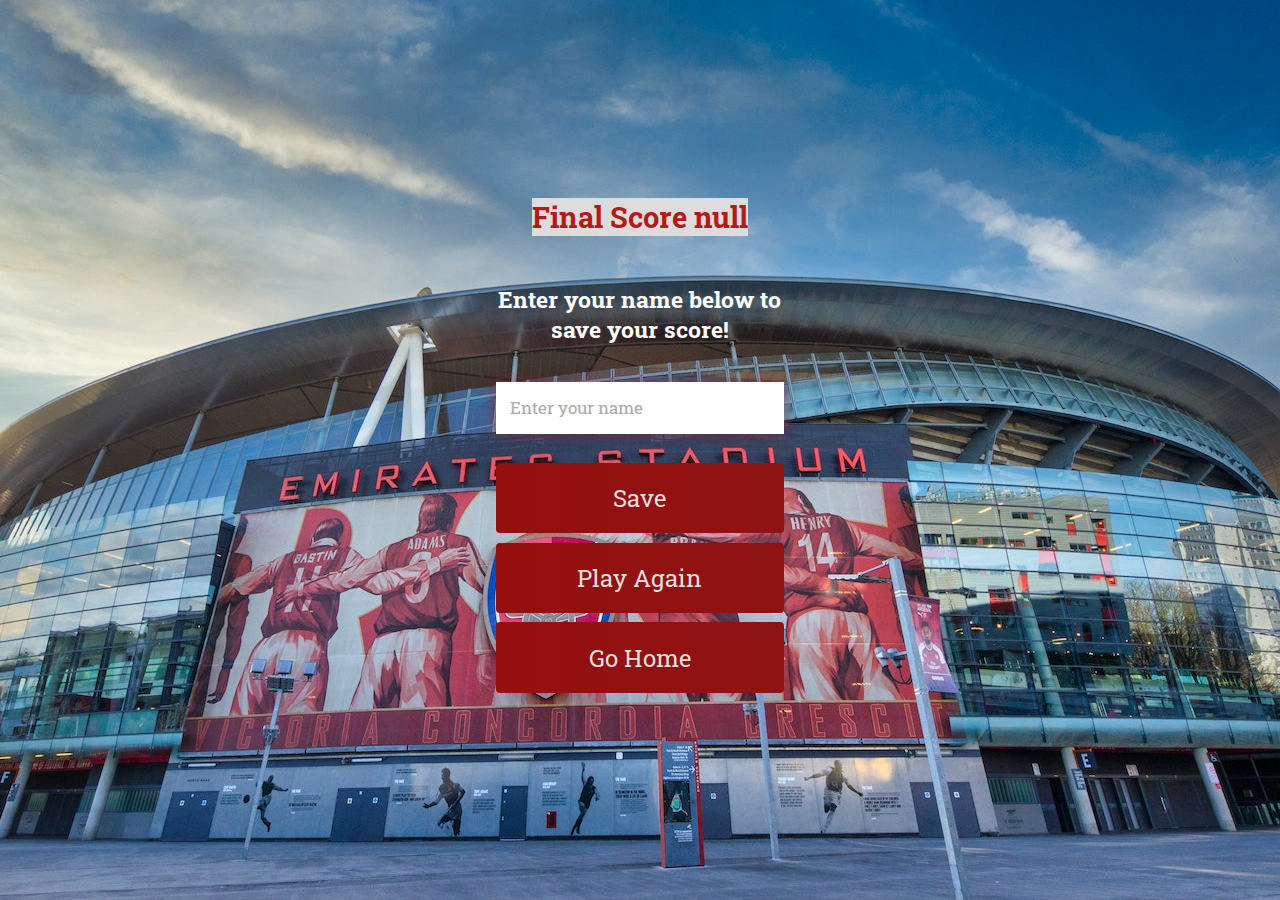
<file: end.html>
<!DOCTYPE html>
<html lang="en">
<head>
    <meta charset="UTF-8">
    <meta name="viewport" content="width=device-width, initial-scale=1.0">
    <title>Document</title>
    <link rel="stylesheet" href="assets/css/style.css">
</head>
<body>
    <div class="container">
        <div id="end" class="flex-center flex-column">
            <h1 id="finalScore">0</h1>
            <form class="end-form-container">
                <h2 id="end-text">Enter your name below to save your score!</h2>
                <input type="text" name="name" id="username" placeholder="Enter your name">
                <button class="btn" id="saveScoreBtn" type="button">Save</button>
            </form>
            <a href="game.html" class="btn">Play Again</a>
            <a href="index.html" class="btn">Go Home</a>
        </div>
    </div>
    <script src="./assets/js/end.js"></script>
</body>
</html>
</file>
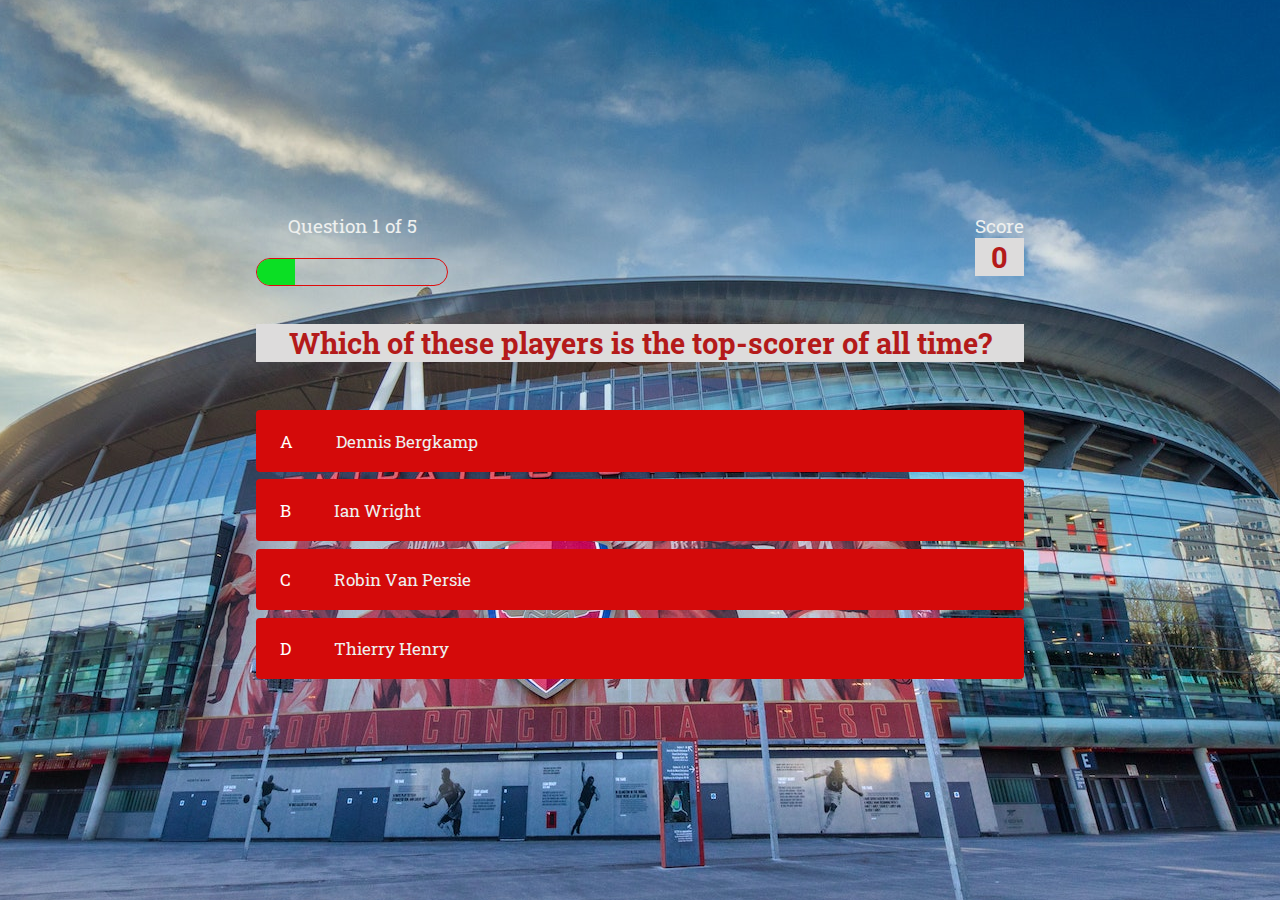
<file: game.html>
<!DOCTYPE html>
<html lang="en">
<head>
    <meta charset="UTF-8">
    <meta name="viewport" content="width=device-width, initial-scale=1.0">
    <title>Quiz Page</title>
    <link rel="stylesheet" href="assets/css/style.css">
    <link rel="stylesheet" href="assets/css/game.css">
</head>
<body>
    <div class="container">
        <div id="game" class="justify-center flex-column">
            <div id="hud">
                <div class="hud-prog">
                    <p id="progressText" class="hud-prefix">
                       Question
                    </p>
                    <div id="progressBar">
                        <div id="progressBarFull"></div>
                    </div>
                </div>
                <div class="hud-it">
                    <p class="hud-prefix">
                        Score
                    </p>
                    <h1 class="hud-main-text" id="score">
                        0
                    </h1>
                </div>
            </div>
            <h1 id="question">Which of these players is the top-scorer of all time?</h1>
            <div class="choice-container">
                <p class="choice-prefix">A</p>
                <p class="choice-text" data-number="1">Choice</p>
            </div>
            <div class="choice-container">
                <p class="choice-prefix">B</p>
                <p class="choice-text" data-number="2">Choice 2</p>
            </div>
            <div class="choice-container">
                <p class="choice-prefix">C</p>
                <p class="choice-text" data-number="3">Choice 3</p>
            </div>
            <div class="choice-container">
                <p class="choice-prefix">D</p>
                <p class="choice-text" data-number="4">Choice 4</p>
            </div>
        </div>
    </div>
    <script src="assets/js/game.js"></script>
</body>
</html>
</file>
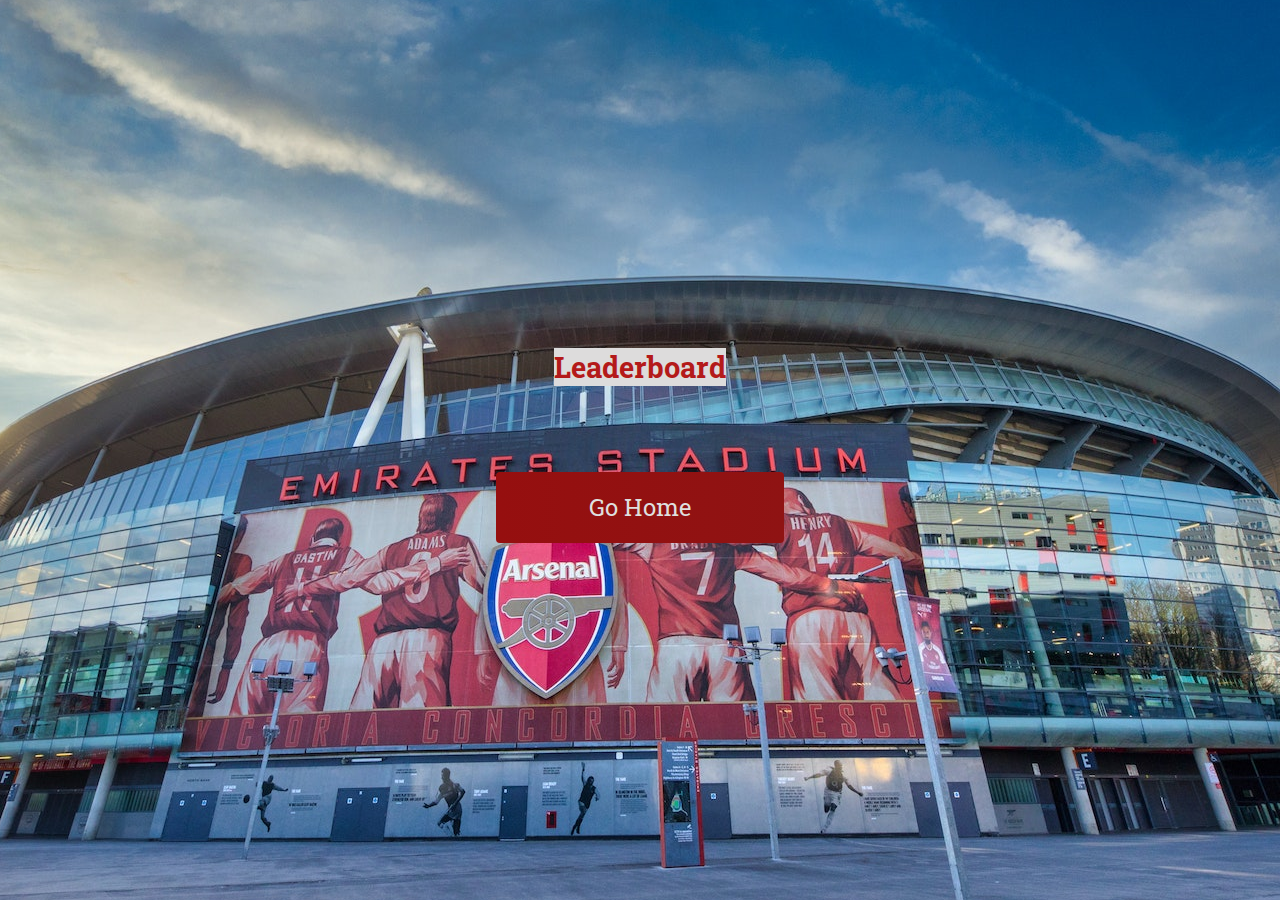
<file: highscores.html>
<!DOCTYPE html>
<html lang="en">
<head>
    <meta charset="UTF-8">
    <meta name="viewport" content="width=device-width, initial-scale=1.0">
    <title>High Scores</title>
    <link rel="stylesheet" href="assets/css/style.css">
    <link rel="stylesheet" href="assets/css/highscores.css">
</head>
<body>
    <div class="container">
        <div id="highscores" class="flex-center flex-column">
            <h1 id="finalScore">Leaderboard</h1>
            <ul id="highScoresList"></ul>
            <a href="index.html" class="btn">Go Home</a>
        </div>
    </div>
    <script src="assets/js/highscores.js"></script>
</body>
</html>
</file>
<file: assets/css/style.css>
/* importing google fonts */
@import url('https://fonts.googleapis.com/css2?family=Roboto+Slab&display=swap');

:root {
    background: url('../images/arsenal2.jpg') center center;
}

* {
    box-sizing: border-box;
    margin: 0;
    padding: 0;
    font-size: 60%;
    font-family: 'Roboto Slab', sans-serif;
}

h1 {
    font-size: 3rem;
    color: rgb(180, 26, 26);
    margin-bottom: 5rem;
    background-color: rgb(221, 220, 220);
    text-align: center;
}

h2 {
    font-size: 4.3rem;
    margin-bottom: 4rem;
}

.container {
    width: 100vw;
    height: 100vh;
    display: flex;
    justify-content: center;
    align-items: center;
    max-width: 78rem;
    margin: 0 auto;
    padding: 2rem;
}

.flex-column {
    display: flex;
    flex-direction: column;
}

.flex-center {
    justify-content: center;
    align-items: center;
}

.justify-center {
    justify-content: center;
}

.text-center {
    text-align: center;
}

.hidden {
    display: none;
}

.btn {
    font-size: 2.5rem;
    padding: 2rem 0;
    width: 30rem;
    text-align: center;
    margin-bottom: 1rem;
    text-decoration: none;
    color: rgb(223, 223, 222);
    background: linear-gradient(90deg, rgb(150, 15, 15) 0%, rgb(143, 19, 19) 100%);
    border-radius: 4px;
}

.btn:hover {
    cursor: pointer;
    box-shadow: 0 0.4rem 1.4rem 0 rgba(173, 20, 20, 0.7);
    transition: transform 150ms;
    transform: scale(1);
}

.btn[disabled]:hover {
    cursor: not-allowed;
    box-shadow: none;
    transform: none;
}

#highscore-btn {
    background: linear-gradient(90deg, rgb(16, 26, 83) 0%, rgb(8, 16, 92) 100%);
}

#highscore-btn:hover {
    box-shadow: 0 0.4rem 1.4rem 0 rgba(8, 103, 228, 0.7);
}

.end-form-container {
    width: 100%;
    display: flex;
    flex-direction: column;
    align-items: center;
    max-width: 30rem;
}

input {
    margin-bottom: 1rem;
    width: 20rem;
    padding: 1.5rem;
    font-size: 1.8rem;
    border: none;
    box-shadow: 0 0.1rem 1.4rem 0 rgba(173, 20, 20, 0.6);
}

input::placeholder {
    color: #aaa;
}

#username {
    margin-bottom: 3rem;
    width: 100%;
    outline: none;
}

#end-text {
    font-size: 2.4rem;
    color: #fff;
    text-align: center;
}

#saveScoreBtn {
    border: none;
}
</file>
<file: assets/css/game.css>
body {
    color: rgb(238, 240, 239);
}

.choice-container {
    display: flex;
    margin-bottom: 0.8rem;
    width: 100%;
    border-radius: 4px;
    background: rgb(212, 10, 10);
    font-size: 3rem;
    min-width: 80rem;
}

.choice-container:hover {
    cursor: pointer;
    box-shadow: 0 0.4rem 1.4rem 0 rgba(179, 18, 18, 0.6);
    transform: scale(1.01);
    transition: transform;
}

.choice-prefix {
    padding: 2rem 2.5rem;
    color: white;
}

.choice-text {
    padding: 2rem;
    width: 100%;
}

.correct {
    background: linear-gradient(32deg, rgb(6, 165, 6) 0%, rgb(7, 180, 7) 100%);
}

.incorrect {
    background: linear-gradient(32deg, rgb(3, 3, 3) 0%, rgb(5, 5, 5) 100%);
}

/* hud */
#hud {
    display: flex;
    justify-content: space-between;
}

.hud-prefix {
    text-align: center;
    font-size: 2rem;
}

.hud-main-text {
    text-align: center;
}

#progressBar {
    width: 20rem;
    height: 3rem;
    border: 0.2rem solid rgb(223, 11, 11);
    margin-top: 2rem;
    border-radius: 50px;
    overflow: hidden;
}

#progressBarFull {
    height: 100%;
    background: rgb(11,223,36);
    width: 0%;
}


@media screen and (max-width: 768px) {
    .choice-container {
        min-width: 35rem;
    }
}
</file>
<file: assets/css/highscores.css>
body {
    color: #fff;
    
}

#highScoresList {
    list-style: none;
    margin-bottom: 4rem;
    background: rgba(0,0,0, 0.7);
    min-width: 200px;
    text-align: center;
}

.high-score {
    font-size: 2.5rem;
    margin-bottom: 0.5rem;
}
</file>
